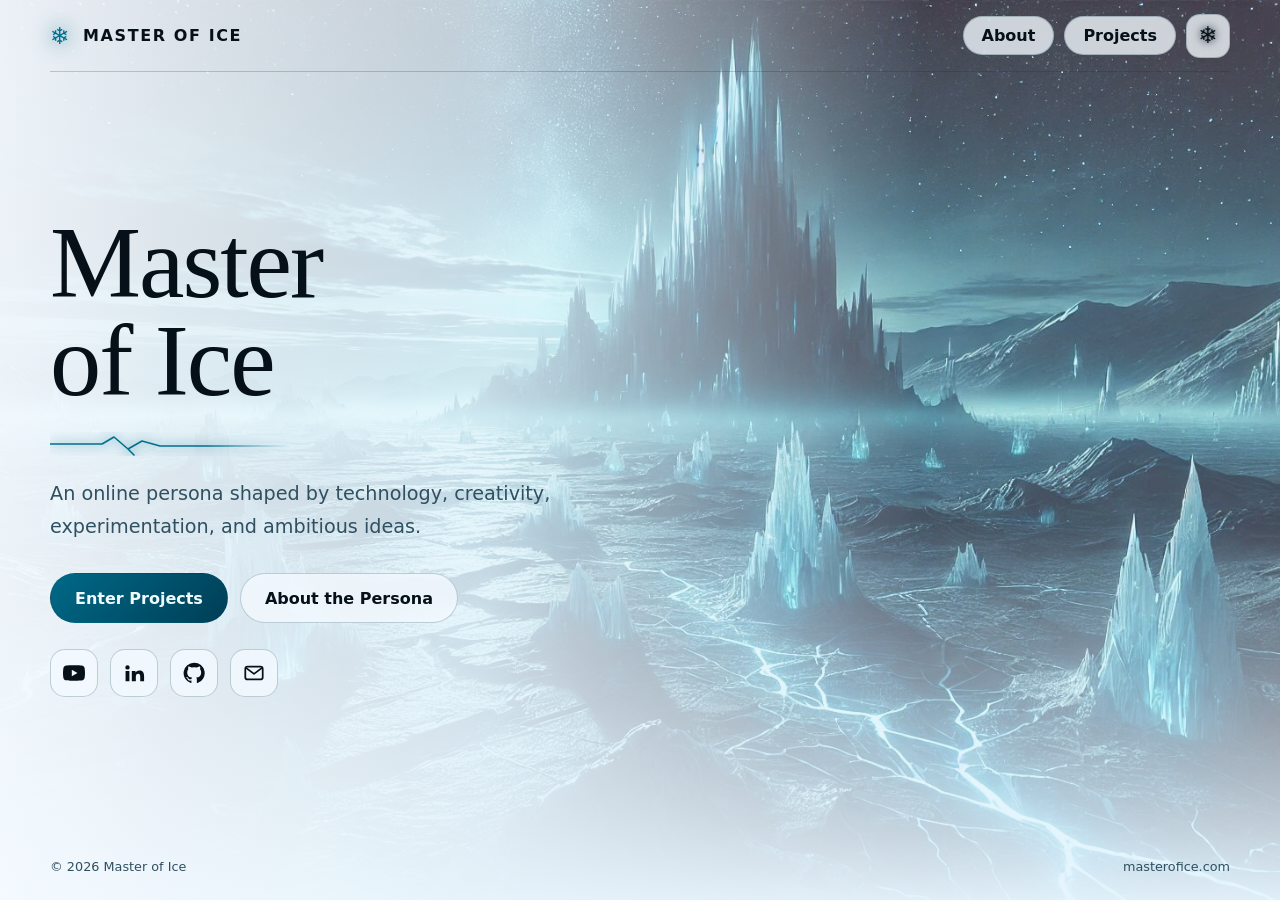
<file: index.html>
<!doctype html>
<html lang="en" data-theme="night">
<head>
<meta charset="utf-8">
<meta name="viewport" content="width=device-width,initial-scale=1">
<title>Master of Ice | Official Site</title>
<meta name="description" content="The official digital realm of Master of Ice.">
<meta name="theme-color" content="#030812">
<meta property="og:title" content="Master of Ice">
<meta property="og:description" content="The official digital realm of Master of Ice.">
<link rel="icon" href="data:image/svg+xml,%3Csvg xmlns='http://www.w3.org/2000/svg' viewBox='0 0 64 64'%3E%3Ccircle cx='32' cy='32' r='32' fill='%23071a2e'/%3E%3Cpath d='M32 12v40M14.7 22l34.6 20M14.7 42l34.6-20' stroke='%2359dcff' stroke-width='4' stroke-linecap='round' fill='none'/%3E%3C/svg%3E">
<script>(function(){var t;try{t=localStorage.getItem('masterofice-theme')}catch(e){}if(t!=='frost'&&t!=='night')t=matchMedia('(prefers-color-scheme: light)').matches?'frost':'night';document.documentElement.dataset.theme=t})();</script>
<link rel="preload" as="image" href="frozen-wasteland-optimized.jpg" type="image/jpeg" fetchpriority="high">
<link rel="stylesheet" href="styles.css?v=10">
</head>
<body>
<div class="scene" aria-hidden="true"></div>
<div class="site">
  <header class="nav shell">
    <a class="brand" href="index.html" aria-label="Master of Ice, home"><span class="brand-mark" aria-hidden="true">&#10052;&#65038;</span>Master of Ice</a>
    <nav class="nav-links" aria-label="Main">
      <a class="about-link" href="#about">About</a>
      <a href="projects.html">Projects</a>
      <button class="theme-toggle" id="themeToggle" type="button" aria-label="Switch theme">
        <svg class="moon-icon" viewBox="0 0 24 24" aria-hidden="true"><path d="M21 15.2A9 9 0 0 1 8.8 3a9 9 0 1 0 12.2 12.2Z"/></svg>
        <span class="snow-icon" aria-hidden="true">&#10052;&#65038;</span>
      </button>
    </nav>
  </header>

  <main class="home shell">
    <section>
      <h1>Master<br>of Ice</h1>
      <svg class="crack" viewBox="0 0 240 24" aria-hidden="true"><path d="M0 12H52L64 5L78 17L92 9L110 14H240M78 17L84 23" fill="none" stroke="currentColor" stroke-width="1.6" stroke-linejoin="round" stroke-linecap="round"/></svg>
      <p class="lead">An online persona shaped by technology, creativity, experimentation, and ambitious ideas.</p>
      <div class="buttons">
        <a class="button primary" href="projects.html">Enter Projects</a>
        <a class="button" href="#about">About the Persona</a>
      </div>
      <div class="socials" aria-label="Connect with Master of Ice">
        <a class="social" href="https://www.youtube.com/@masterofice" target="_blank" rel="noopener noreferrer" aria-label="YouTube" title="YouTube"><svg viewBox="0 0 24 24" aria-hidden="true"><path d="M23.5 6.2a3 3 0 0 0-2.1-2.1C19.5 3.6 12 3.6 12 3.6s-7.5 0-9.4.5A3 3 0 0 0 .5 6.2 31 31 0 0 0 0 12a31 31 0 0 0 .5 5.8 3 3 0 0 0 2.1 2.1c1.9.5 9.4.5 9.4.5s7.5 0 9.4-.5a3 3 0 0 0 2.1-2.1A31 31 0 0 0 24 12a31 31 0 0 0-.5-5.8ZM9.6 15.6V8.4L15.8 12l-6.2 3.6Z"/></svg></a>
        <a class="social" href="https://www.linkedin.com/in/yusuf-ghazi" target="_blank" rel="noopener noreferrer" aria-label="LinkedIn" title="LinkedIn"><svg viewBox="0 0 24 24" aria-hidden="true"><path d="M4.9 3.5a2.4 2.4 0 1 1 0 4.8 2.4 2.4 0 0 1 0-4.8ZM2.8 9.9H7V21H2.8V9.9Zm6.8 0h4v1.5h.1c.6-1.1 2-2.2 4.1-2.2 4.4 0 5.2 2.9 5.2 6.7V21h-4.2v-4.5c0-1.1 0-3.6-2.2-3.6s-2.6 1.7-2.6 3.5V21H9.6V9.9Z"/></svg></a>
        <a class="social" href="https://github.com/masterofice" target="_blank" rel="noopener noreferrer me" aria-label="GitHub" title="GitHub"><svg viewBox="0 0 24 24" aria-hidden="true"><path d="M12 .8a11.4 11.4 0 0 0-3.6 22.2c.6.1.8-.2.8-.5v-2.2c-3.3.7-4-1.4-4-1.4-.5-1.4-1.3-1.7-1.3-1.7-1.1-.8.1-.8.1-.8 1.2.1 1.8 1.2 1.8 1.2 1.1 1.8 2.8 1.3 3.5 1 .1-.8.4-1.3.8-1.6-2.7-.3-5.5-1.3-5.5-5.9 0-1.3.5-2.4 1.2-3.2-.1-.3-.5-1.5.1-3.1 0 0 1-.3 3.3 1.2a11.5 11.5 0 0 1 6 0c2.2-1.5 3.3-1.2 3.3-1.2.6 1.6.2 2.8.1 3.1.8.8 1.2 1.9 1.2 3.2 0 4.6-2.8 5.6-5.5 5.9.4.4.8 1.1.8 2.2v3.3c0 .3.2.6.8.5A11.4 11.4 0 0 0 12 .8Z"/></svg></a>
        <a class="social" href="mailto:contact@masterofice.com" aria-label="Email contact@masterofice.com" title="Email"><svg class="mail-icon" viewBox="0 0 24 24" aria-hidden="true"><rect x="2.5" y="5" width="19" height="14" rx="2.5"></rect><path d="m4 7 8 6 8-6"></path></svg></a>
      </div>
    </section>
  </main>

  <footer class="footer shell"><span>&copy; 2026 Master of Ice</span><span>masterofice.com</span></footer>
</div>

<section class="modal" id="about" role="dialog" aria-modal="true" aria-labelledby="about-title">
  <a class="backdrop" href="#" tabindex="-1" aria-hidden="true"></a>
  <div class="modal-panel">
    <svg class="flake" viewBox="0 0 100 100" aria-hidden="true" fill="none" stroke="currentColor" stroke-width="2.2" stroke-linecap="round" stroke-linejoin="round"><path id="arm" d="M50 50V8M50 20l-9-9M50 20l9-9M50 32l-7-7M50 32l7-7"/><use href="#arm" transform="rotate(60 50 50)"/><use href="#arm" transform="rotate(120 50 50)"/><use href="#arm" transform="rotate(180 50 50)"/><use href="#arm" transform="rotate(240 50 50)"/><use href="#arm" transform="rotate(300 50 50)"/></svg>
    <a class="close" href="#" aria-label="Close About popup">&times;</a>
    <h2 id="about-title">Beyond a username.</h2>
    <p class="lead">Master of Ice is a digital identity for exploring technology, building systems, creating distinctive experiences, and turning ambitious ideas into working projects.</p>
    <ul class="tags"><li>Technology</li><li>Creativity</li><li>Experimentation</li></ul>
  </div>
</section>

<script>
(function(){
  var h=document.documentElement,b=document.getElementById('themeToggle'),q=matchMedia('(prefers-color-scheme: light)'),K='masterofice-theme';
  function saved(){var s;try{s=localStorage.getItem(K)}catch(e){}return s==='frost'||s==='night'?s:null}
  function apply(t){t=t||saved()||(q.matches?'frost':'night');var f=t==='frost';h.dataset.theme=t;b.setAttribute('aria-label',f?'Switch to Night Mode':'Switch to Frost Mode');b.title=f?'Night Mode':'Frost Mode'}
  b.addEventListener('click',function(){var n=h.dataset.theme==='frost'?'night':'frost';try{localStorage.setItem(K,n)}catch(e){}apply(n)});
  addEventListener('storage',function(e){if(e.key===K||e.key===null)apply()});
  if(q.addEventListener)q.addEventListener('change',function(){if(!saved())apply()});
  apply();
  var close=document.querySelector('.close');
  function onHash(){if(location.hash==='#about')close.focus()}
  addEventListener('hashchange',onHash);onHash();
  addEventListener('keydown',function(e){if(e.key==='Escape'&&location.hash==='#about')location.hash=''});
})();
</script>
</body>
</html>
</file>
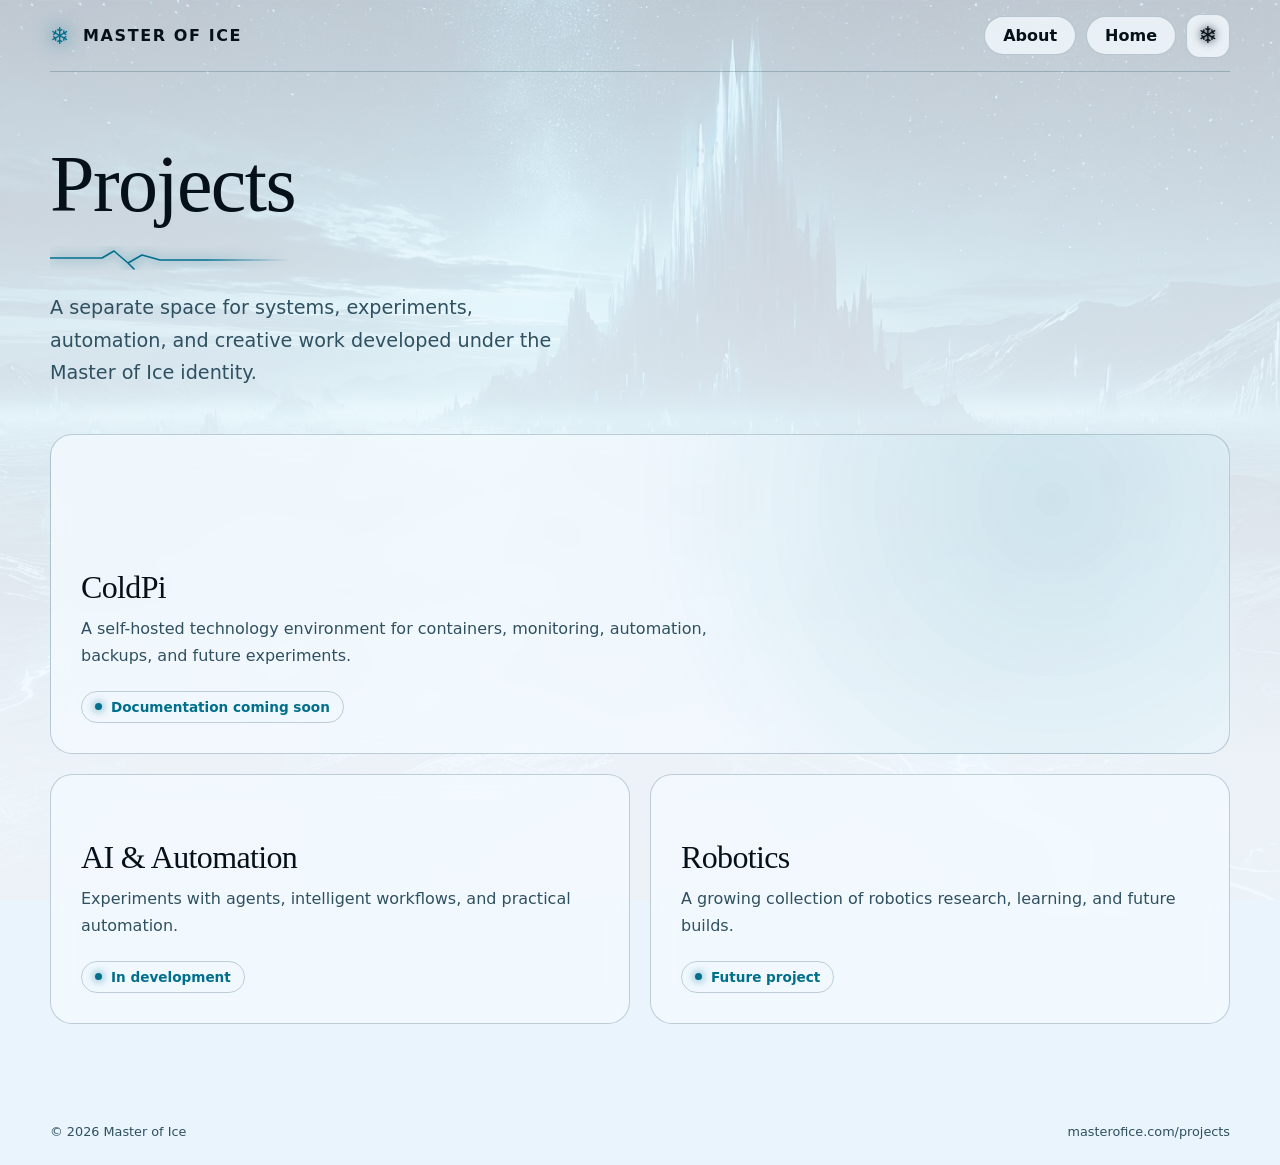
<file: projects.html>
<!doctype html>
<html lang="en" data-theme="night">
<head>
<meta charset="utf-8">
<meta name="viewport" content="width=device-width,initial-scale=1">
<title>Projects | Master of Ice</title>
<meta name="description" content="Systems, experiments, automation, and creative work by Master of Ice.">
<meta name="theme-color" content="#030812">
<link rel="icon" href="data:image/svg+xml,%3Csvg xmlns='http://www.w3.org/2000/svg' viewBox='0 0 64 64'%3E%3Ccircle cx='32' cy='32' r='32' fill='%23071a2e'/%3E%3Cpath d='M32 12v40M14.7 22l34.6 20M14.7 42l34.6-20' stroke='%2359dcff' stroke-width='4' stroke-linecap='round' fill='none'/%3E%3C/svg%3E">
<script>(function(){var t;try{t=localStorage.getItem('masterofice-theme')}catch(e){}if(t!=='frost'&&t!=='night')t=matchMedia('(prefers-color-scheme: light)').matches?'frost':'night';document.documentElement.dataset.theme=t})();</script>
<link rel="stylesheet" href="styles.css?v=10">
</head>
<body>
<div class="scene soft" aria-hidden="true"></div>
<div class="site">
  <header class="nav shell">
    <a class="brand" href="index.html" aria-label="Master of Ice, home"><span class="brand-mark" aria-hidden="true">&#10052;&#65038;</span>Master of Ice</a>
    <nav class="nav-links" aria-label="Main">
      <a class="about-link" href="index.html#about">About</a>
      <a href="index.html">Home</a>
      <button class="theme-toggle" id="themeToggle" type="button" aria-label="Switch theme">
        <svg class="moon-icon" viewBox="0 0 24 24" aria-hidden="true"><path d="M21 15.2A9 9 0 0 1 8.8 3a9 9 0 1 0 12.2 12.2Z"/></svg>
        <span class="snow-icon" aria-hidden="true">&#10052;&#65038;</span>
      </button>
    </nav>
  </header>

  <main class="projects-main shell">
    <h1>Projects</h1>
    <svg class="crack" viewBox="0 0 240 24" aria-hidden="true"><path d="M0 12H52L64 5L78 17L92 9L110 14H240M78 17L84 23" fill="none" stroke="currentColor" stroke-width="1.6" stroke-linejoin="round" stroke-linecap="round"/></svg>
    <p class="lead">A separate space for systems, experiments, automation, and creative work developed under the Master of Ice identity.</p>

    <section class="grid" aria-label="Projects">
      <article class="card featured">
        <h2>ColdPi</h2>
        <p>A self-hosted technology environment for containers, monitoring, automation, backups, and future experiments.</p>
        <span class="status">Documentation coming soon</span>
      </article>
      <article class="card">
        <h2>AI &amp; Automation</h2>
        <p>Experiments with agents, intelligent workflows, and practical automation.</p>
        <span class="status">In development</span>
      </article>
      <article class="card">
        <h2>Robotics</h2>
        <p>A growing collection of robotics research, learning, and future builds.</p>
        <span class="status">Future project</span>
      </article>
    </section>
  </main>

  <footer class="footer shell"><span>&copy; 2026 Master of Ice</span><span>masterofice.com/projects</span></footer>
</div>

<script>
(function(){
  var h=document.documentElement,b=document.getElementById('themeToggle'),q=matchMedia('(prefers-color-scheme: light)'),K='masterofice-theme';
  function saved(){var s;try{s=localStorage.getItem(K)}catch(e){}return s==='frost'||s==='night'?s:null}
  function apply(t){t=t||saved()||(q.matches?'frost':'night');var f=t==='frost';h.dataset.theme=t;b.setAttribute('aria-label',f?'Switch to Night Mode':'Switch to Frost Mode');b.title=f?'Night Mode':'Frost Mode'}
  b.addEventListener('click',function(){var n=h.dataset.theme==='frost'?'night':'frost';try{localStorage.setItem(K,n)}catch(e){}apply(n)});
  addEventListener('storage',function(e){if(e.key===K||e.key===null)apply()});
  if(q.addEventListener)q.addEventListener('change',function(){if(!saved())apply()});
  apply();
})();
</script>
</body>
</html>
</file>
<file: styles.css>
/* Master of Ice — shared styles for index.html and projects.html */
:root{
  color-scheme:dark;
  --bg:#030812;--text:#f5fbff;--muted:#b7ccd6;--accent:#59dcff;
  --line:rgba(190,239,255,.20);--panel:rgba(5,15,26,.68);
  --ov-a:rgba(2,7,15,.95);--ov-b:rgba(3,10,19,.60);--ov-c:rgba(3,10,19,.08);
  --modal-a:#0c263a;--modal-b:#030c16;--scrim:rgba(1,5,11,.80);
  --btn-fg:#031019;--btn-bg:linear-gradient(135deg,#c8f3ff,#59dcff);
  --glow:rgba(89,220,255,.16);
  --sans:Inter,system-ui,-apple-system,"Segoe UI",Roboto,sans-serif;
  --serif:"Iowan Old Style","Palatino Linotype",Palatino,"Book Antiqua",Georgia,serif;
}
html[data-theme="frost"]{
  color-scheme:light;
  --bg:#e9f4fc;--text:#061018;--muted:#2f5060;--accent:#006f8c;
  --line:rgba(4,50,69,.22);--panel:rgba(244,250,255,.78);
  --ov-a:rgba(244,250,255,.96);--ov-b:rgba(228,243,252,.80);--ov-c:rgba(175,222,246,.20);
  --modal-a:#fafdff;--modal-b:#e2f1fa;--scrim:rgba(224,238,247,.82);
  --btn-fg:#effbff;--btn-bg:linear-gradient(135deg,#006987,#003e55);
  --glow:rgba(0,111,140,.14);
}
*{box-sizing:border-box}
html{background:var(--bg);scroll-behavior:smooth}
body{margin:0;min-height:100svh;color:var(--text);font-family:var(--sans);-webkit-text-size-adjust:100%}
a{color:inherit;text-decoration:none}
:focus-visible{outline:2px solid var(--accent);outline-offset:3px;border-radius:6px}

/* Background scene: fixed layer, so it behaves the same on every device */
.scene{position:fixed;inset:0;z-index:-1;background:var(--bg) url('frozen-wasteland-optimized.jpg') 58% center/cover no-repeat}
.scene:after{content:"";position:absolute;inset:0;background:linear-gradient(90deg,var(--ov-a) 0,var(--ov-b) 38%,var(--ov-c) 72%),linear-gradient(0deg,var(--ov-a),transparent 42%)}
.scene.soft:after{background:linear-gradient(180deg,var(--ov-b),var(--ov-a) 85%)}

.site{min-height:100svh;display:flex;flex-direction:column}
.shell{width:min(1180px,calc(100% - 40px));margin-inline:auto}

/* Navigation */
.nav{height:72px;display:flex;align-items:center;justify-content:space-between;border-bottom:1px solid var(--line)}
.brand{display:flex;align-items:center;gap:12px;font-weight:800;letter-spacing:.1em;text-transform:uppercase;white-space:nowrap}
.brand-mark{color:var(--accent);font-size:1.45rem;line-height:1;filter:drop-shadow(0 0 10px var(--accent))}
.nav-links{display:flex;align-items:center;gap:10px}
.nav-links a{padding:9px 18px;border:1px solid var(--line);border-radius:999px;background:var(--panel);backdrop-filter:blur(10px);-webkit-backdrop-filter:blur(10px);color:var(--text);font-weight:600;transition:color .2s,border-color .2s}
.theme-toggle,.social{display:grid;place-items:center;border:1px solid var(--line);color:var(--text);background:var(--panel);backdrop-filter:blur(10px);-webkit-backdrop-filter:blur(10px);transition:transform .2s,color .2s,border-color .2s,box-shadow .2s}
.theme-toggle svg,.social svg{width:22px;height:22px;fill:currentColor}
.theme-toggle{width:44px;height:44px;border-radius:14px;cursor:pointer;padding:0;font:inherit}
.snow-icon{display:none;font-size:23px;line-height:1;text-shadow:0 0 8px currentColor;font-variant-emoji:text}
html[data-theme="frost"] .moon-icon{display:none}
html[data-theme="frost"] .snow-icon{display:block}
.social .mail-icon{fill:none;stroke:currentColor;stroke-width:1.9;stroke-linecap:round;stroke-linejoin:round}
.brand-mark{font-variant-emoji:text}

/* Typography */
h1,h2{font-family:var(--serif);font-weight:500;letter-spacing:-.02em}
.lead{max-width:34rem;margin:0;color:var(--muted);font-size:clamp(1rem,1.7vw,1.2rem);line-height:1.7}
.crack{display:block;width:240px;height:24px;margin:22px 0;color:var(--accent);filter:drop-shadow(0 0 6px var(--accent));-webkit-mask-image:linear-gradient(90deg,#000 65%,transparent);mask-image:linear-gradient(90deg,#000 65%,transparent)}

/* Home */
.home{flex:1;display:flex;align-items:center;padding:56px 0}
.home h1{margin:0;font-size:clamp(3rem,8.4vw,6.4rem);line-height:.96}
.buttons{display:flex;flex-wrap:wrap;gap:12px;margin-top:30px}
.button{min-height:50px;padding:0 24px;display:inline-flex;align-items:center;justify-content:center;border-radius:999px;border:1px solid var(--line);font-weight:700;background:var(--panel);backdrop-filter:blur(10px);-webkit-backdrop-filter:blur(10px);transition:transform .2s,border-color .2s}
.button.primary{color:var(--btn-fg);background:var(--btn-bg);border-color:transparent}
.socials{display:flex;gap:12px;margin-top:26px}
.social{width:48px;height:48px;border-radius:15px}

/* Projects */
.projects-main{flex:1;padding:72px 0 80px}
.projects-main h1{margin:0;font-size:clamp(2.8rem,7vw,5rem);line-height:1}
.grid{display:grid;grid-template-columns:repeat(2,1fr);gap:20px;margin-top:44px}
.card{min-height:250px;padding:30px;display:flex;flex-direction:column;justify-content:flex-end;border:1px solid var(--line);border-radius:22px;background:var(--panel);backdrop-filter:blur(14px);-webkit-backdrop-filter:blur(14px)}
.card.featured{grid-column:span 2;min-height:320px;background:radial-gradient(circle at 85% 20%,var(--glow),transparent 40%),var(--panel)}
.card h2{margin:0 0 10px;font-size:2rem}
.card p{margin:0 0 22px;max-width:40rem;color:var(--muted);line-height:1.65}
.status{align-self:flex-start;display:inline-flex;align-items:center;gap:9px;padding:7px 13px;border:1px solid var(--line);border-radius:999px;color:var(--accent);font-size:.85rem;font-weight:650}
.status:before{content:"";width:7px;height:7px;border-radius:50%;background:currentColor;box-shadow:0 0 10px currentColor}

.footer{display:flex;flex-wrap:wrap;justify-content:space-between;gap:6px 20px;padding:20px 0 26px;color:var(--muted);font-size:.8rem}

/* About popup (opens with the #about anchor, works without JavaScript) */
.modal{position:fixed;inset:0;z-index:30;display:none;overflow-y:auto;padding:20px;background:var(--scrim);backdrop-filter:blur(12px);-webkit-backdrop-filter:blur(12px)}
.modal:target{display:grid}
.modal .backdrop{position:fixed;inset:0}
.modal-panel{position:relative;z-index:1;isolation:isolate;overflow:hidden;width:min(680px,100%);margin:auto;padding:clamp(44px,6vw,60px) clamp(24px,6vw,60px) clamp(32px,5vw,52px);border:1px solid var(--line);border-radius:28px;background:radial-gradient(circle at 80% 100%,var(--glow),transparent 55%),linear-gradient(145deg,var(--modal-a),var(--modal-b));box-shadow:0 38px 110px rgba(0,0,0,.45)}
/* Faint snowflake shadow, cropped by the bottom-right corner; adds no height */
.flake{position:absolute;z-index:-1;right:-58px;bottom:-58px;width:170px;height:170px;color:var(--accent);opacity:.13;pointer-events:none}
.modal-panel .lead{max-width:29rem}
.modal-panel:after{content:"";position:absolute;left:0;right:0;top:0;height:3px;background:linear-gradient(90deg,transparent,var(--accent),transparent)}
.modal-panel h2{margin:0 0 18px;font-size:clamp(2.2rem,7vw,3.3rem);line-height:1.05}
.tags{display:flex;flex-wrap:wrap;gap:8px;margin:26px 0 0;padding:0;list-style:none}
.tags li{padding:7px 14px;border:1px solid var(--line);border-radius:999px;color:var(--accent);font-size:.85rem;font-weight:650}
.close{position:absolute;top:16px;right:16px;width:42px;height:42px;display:grid;place-items:center;border:1px solid var(--line);border-radius:13px;background:var(--panel);font-size:1.45rem;line-height:1;transition:color .2s,border-color .2s}

/* Mobile: one set of rules. The castle stays visible at the top, text sits low. */
@media(max-width:720px){
  .grid{grid-template-columns:1fr}
  .card{min-height:0;padding:26px}
  .card.featured{grid-column:auto;min-height:0}
  .projects-main{padding:48px 0 56px}
}
@media(min-width:721px){
  .flake{right:-92px;bottom:-92px;width:250px;height:250px;opacity:.2}
  .modal-panel .lead{max-width:28rem}
}
@media(max-width:640px){
  .shell{width:min(100% - 28px,1180px)}
  .nav{height:68px}
  .brand{font-size:.78rem;letter-spacing:.07em;gap:9px}
  .brand-mark{font-size:1.25rem}
  .nav-links{gap:8px;font-size:.92rem}
  .nav-links a{padding:8px 15px}
  .theme-toggle{width:42px;height:42px;border-radius:13px}
  .nav-links .about-link{display:none}
  .scene{background-position:57% center}
  .scene:after{background:linear-gradient(0deg,var(--ov-a) 8%,var(--ov-b) 52%,var(--ov-c) 100%)}
  .scene.soft:after{background:linear-gradient(180deg,var(--ov-b),var(--ov-a) 80%)}
  .home{align-items:flex-end;padding:40px 0 34px;min-height:calc(100svh - 68px - 66px)}
  .home h1{font-size:clamp(3.1rem,17vw,4.6rem)}
  .crack{width:200px;margin:18px 0}
  .buttons{margin-top:24px}
  .button{flex:1 1 100%}
  .socials{margin-top:22px;gap:10px}
  .social{width:46px;height:46px;border-radius:14px}
  .modal{padding:max(16px,env(safe-area-inset-top)) 14px max(20px,env(safe-area-inset-bottom))}
  .modal-panel{border-radius:24px;padding:46px 22px 30px}
  .modal-panel h2{padding-right:44px}
  .modal-panel .lead{max-width:none}
}
@media(max-width:360px){
  .brand{font-size:.7rem}
  .nav-links{gap:6px}
}
@media(prefers-reduced-motion:reduce){
  html{scroll-behavior:auto}
  *{transition:none!important}
}
/* Hover effects only on devices that really hover (no sticky highlight on touch) */
@media(hover:hover){
  .nav-links a:hover{color:var(--accent);border-color:var(--accent)}
  .theme-toggle:hover,.social:hover{transform:translateY(-2px);color:var(--accent);border-color:var(--accent);box-shadow:0 8px 28px var(--glow)}
  .button:hover{transform:translateY(-2px);border-color:var(--accent)}
  .close:hover{color:var(--accent);border-color:var(--accent)}
}
</file>
